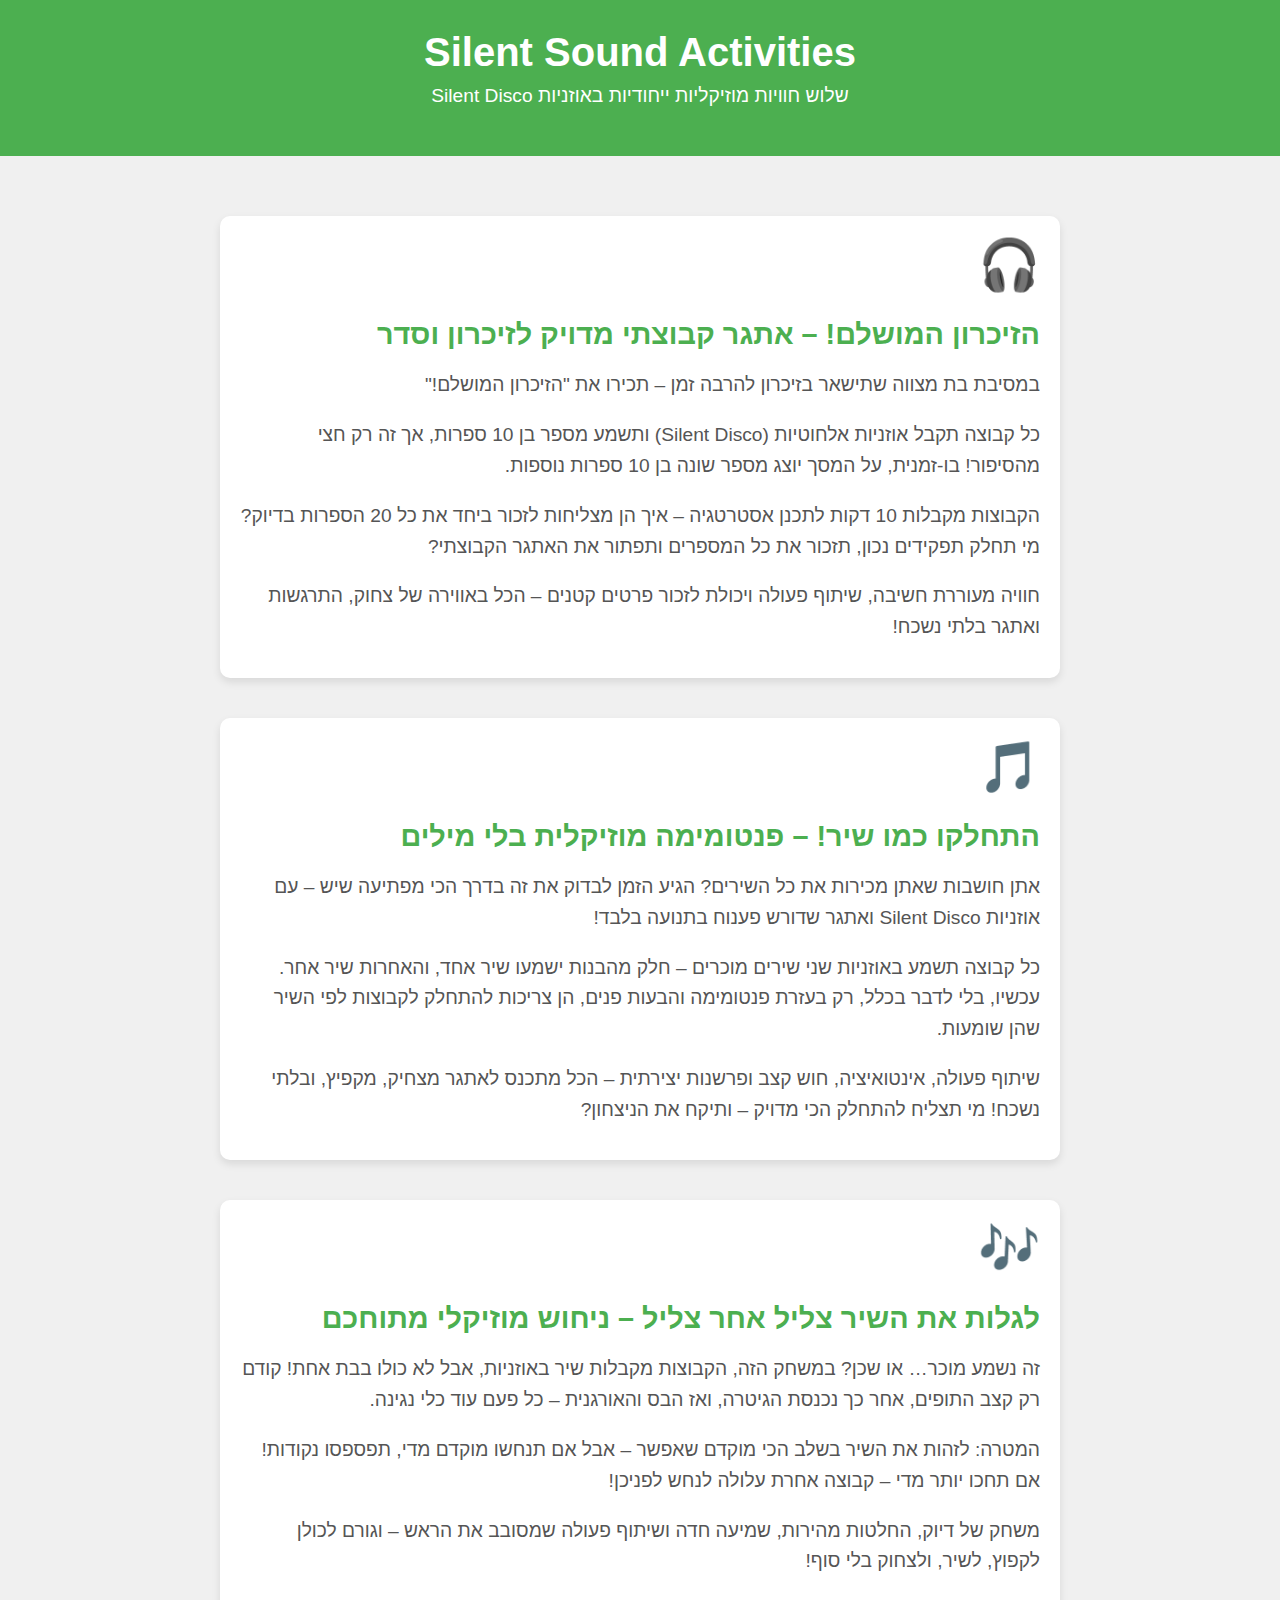
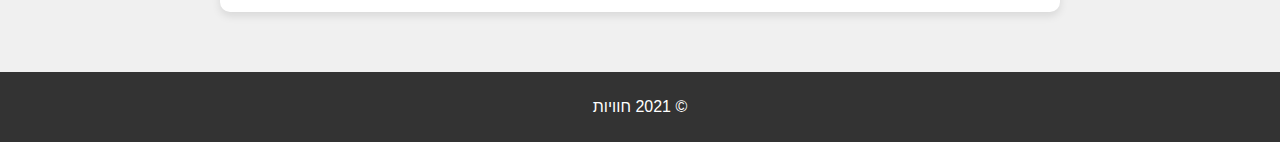
<file: Silent_Sound.html>
<!DOCTYPE html>
<html lang="he">
<head>
    <meta charset="UTF-8">
    <meta name="viewport" content="width=device-width, initial-scale=1.0">
    <title>Silent Sound Activities</title>
    <style>
        /* סגנונות בסיסיים */
        body {
            font-family: 'Arial', sans-serif;
            background-color: #f0f0f0;
            margin: 0;
            padding: 0;
            direction: rtl; /* כיוון כתיבה מימין לשמאל */
            color: #333;
        }

        header {
            background-color: #4CAF50;
            color: white;
            text-align: center;
            padding: 30px 20px;
        }

        header h1 {
            margin: 0;
            font-size: 2.5em;
            font-weight: bold;
        }

        header p {
            font-size: 1.2em;
            margin-top: 10px;
        }

        .section {
            display: flex;
            flex-direction: column;
            align-items: center;
            margin-top: 40px;
            padding: 0 20px;
        }

        .activity-card {
            background-color: white;
            box-shadow: 0 4px 8px rgba(0, 0, 0, 0.1);
            border-radius: 10px;
            margin: 20px 0;
            width: 80%;
            max-width: 800px;
            padding: 20px;
            transition: transform 0.3s ease;
        }

        .activity-card:hover {
            transform: scale(1.02);
        }

        .activity-card h2 {
            font-size: 1.8em;
            color: #4CAF50;
            margin-bottom: 15px;
        }

        .activity-card p {
            font-size: 1.2em;
            line-height: 1.6;
            color: #555;
            margin-bottom: 15px;
        }

        .activity-icon {
            font-size: 50px;
            color: #4CAF50;
            margin-bottom: 10px;
        }

        footer {
            background-color: #333;
            color: white;
            text-align: center;
            padding: 10px 0;
            margin-top: 40px;
        }

    </style>
</head>
<body>
    <header>
        <h1>Silent Sound Activities</h1>
        <p>שלוש חוויות מוזיקליות ייחודיות באוזניות Silent Disco</p>
    </header>

    <div class="section">

        <!-- הזיכרון המושלם -->
        <div class="activity-card">
            <div class="activity-icon">🎧</div>
            <h2>הזיכרון המושלם! – אתגר קבוצתי מדויק לזיכרון וסדר</h2>
            <p>במסיבת בת מצווה שתישאר בזיכרון להרבה זמן – תכירו את "הזיכרון המושלם!"</p>
            <p>כל קבוצה תקבל אוזניות אלחוטיות (Silent Disco) ותשמע מספר בן 10 ספרות, אך זה רק חצי מהסיפור! בו-זמנית, על המסך יוצג מספר שונה בן 10 ספרות נוספות.</p>
            <p>הקבוצות מקבלות 10 דקות לתכנן אסטרטגיה – איך הן מצליחות לזכור ביחד את כל 20 הספרות בדיוק? מי תחלק תפקידים נכון, תזכור את כל המספרים ותפתור את האתגר הקבוצתי?</p>
            <p>חוויה מעוררת חשיבה, שיתוף פעולה ויכולת לזכור פרטים קטנים – הכל באווירה של צחוק, התרגשות ואתגר בלתי נשכח!</p>
        </div>

        <!-- התחלקו כמו שיר -->
        <div class="activity-card">
            <div class="activity-icon">🎵</div>
            <h2>התחלקו כמו שיר! – פנטומימה מוזיקלית בלי מילים</h2>
            <p>אתן חושבות שאתן מכירות את כל השירים? הגיע הזמן לבדוק את זה בדרך הכי מפתיעה שיש – עם אוזניות Silent Disco ואתגר שדורש פענוח בתנועה בלבד!</p>
            <p>כל קבוצה תשמע באוזניות שני שירים מוכרים – חלק מהבנות ישמעו שיר אחד, והאחרות שיר אחר. עכשיו, בלי לדבר בכלל, רק בעזרת פנטומימה והבעות פנים, הן צריכות להתחלק לקבוצות לפי השיר שהן שומעות.</p>
            <p>שיתוף פעולה, אינטואיציה, חוש קצב ופרשנות יצירתית – הכל מתכנס לאתגר מצחיק, מקפיץ, ובלתי נשכח! מי תצליח להתחלק הכי מדויק – ותיקח את הניצחון?</p>
        </div>

        <!-- לגלות את השיר צליל אחר צליל -->
        <div class="activity-card">
            <div class="activity-icon">🎶</div>
            <h2>לגלות את השיר צליל אחר צליל – ניחוש מוזיקלי מתוחכם</h2>
            <p>זה נשמע מוכר… או שכן? במשחק הזה, הקבוצות מקבלות שיר באוזניות, אבל לא כולו בבת אחת! קודם רק קצב התופים, אחר כך נכנסת הגיטרה, ואז הבס והאורגנית – כל פעם עוד כלי נגינה.</p>
            <p>המטרה: לזהות את השיר בשלב הכי מוקדם שאפשר – אבל אם תנחשו מוקדם מדי, תפספסו נקודות! אם תחכו יותר מדי – קבוצה אחרת עלולה לנחש לפניכן!</p>
            <p>משחק של דיוק, החלטות מהירות, שמיעה חדה ושיתוף פעולה שמסובב את הראש – וגורם לכולן לקפוץ, לשיר, ולצחוק בלי סוף!</p>
        </div>

    </div>

    <footer>
        <p>© 2021 חוויות</p>
    </footer>
</body>
</html>
</file>
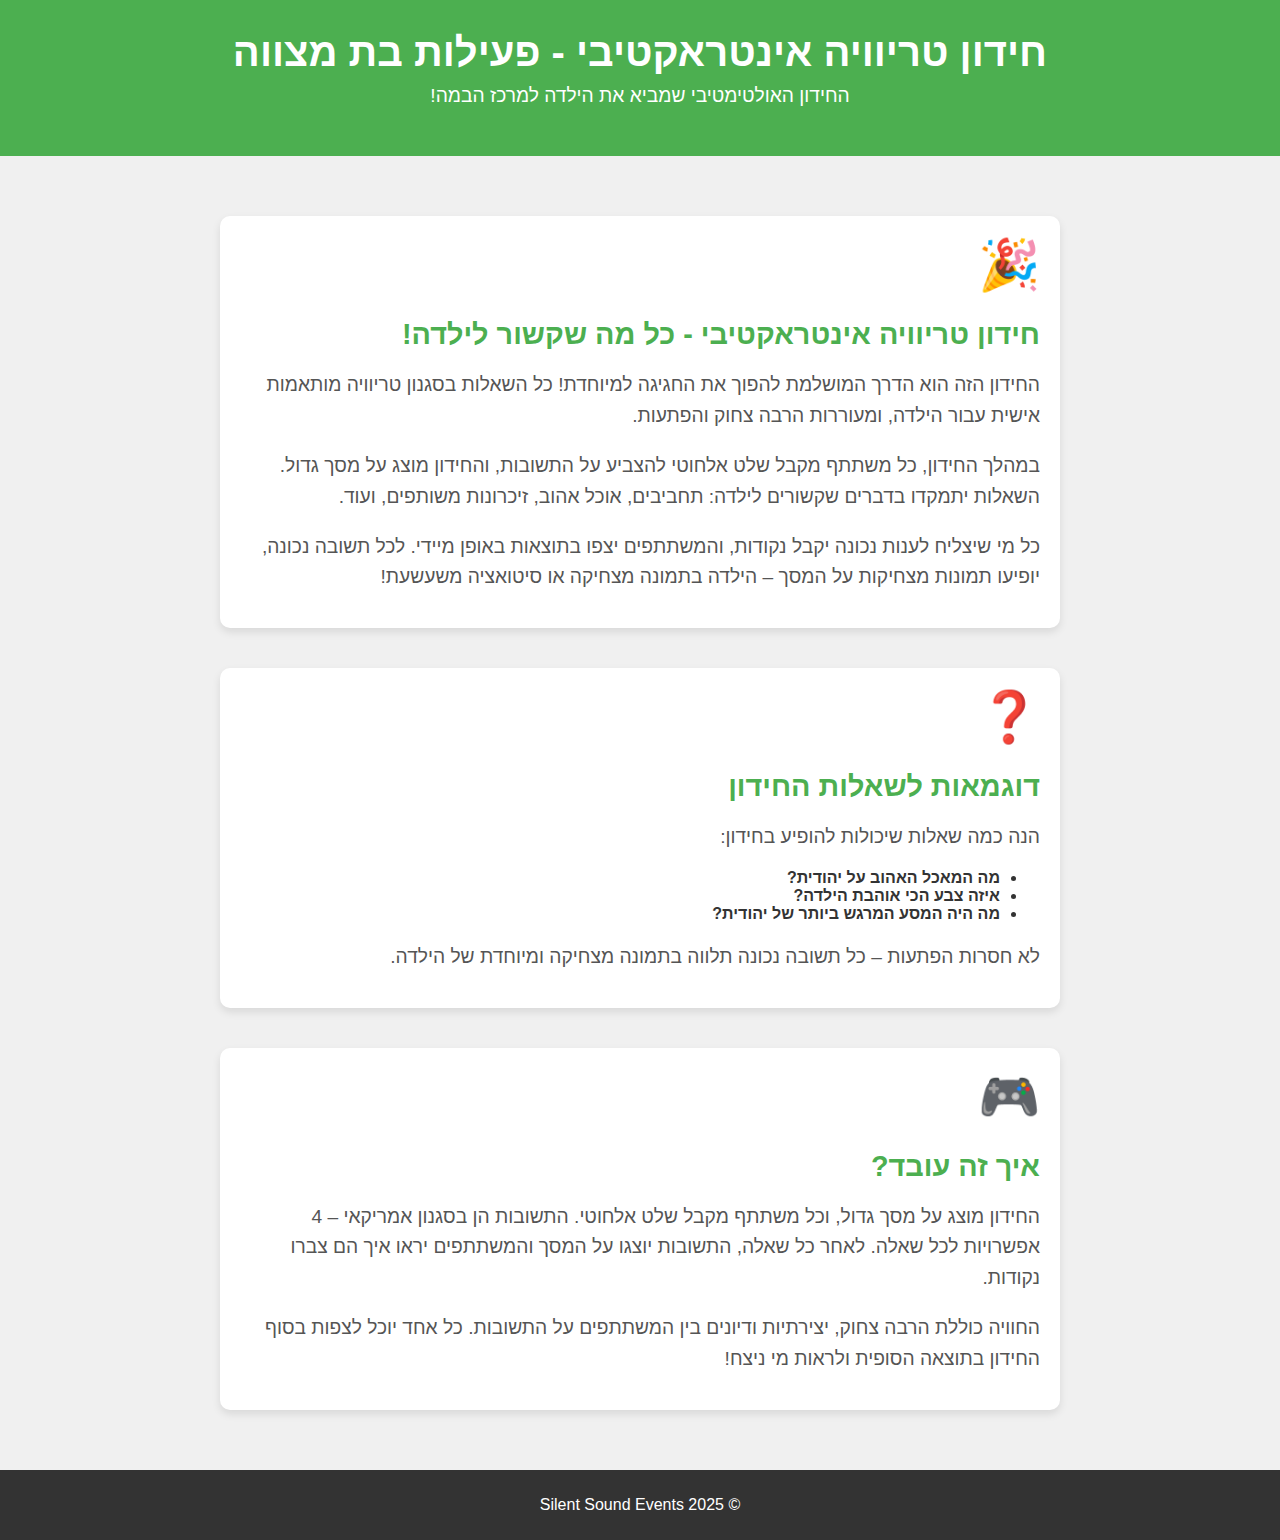
<file: trivia.html>
<!DOCTYPE html>
<html lang="he">
<head>
    <meta charset="UTF-8">
    <meta name="viewport" content="width=device-width, initial-scale=1.0">
    <title>חידון טריוויה אינטראקטיבי - פעילות בת מצווה</title>
    <style>
        /* סגנונות בסיסיים */
        body {
            font-family: 'Arial', sans-serif;
            background-color: #f0f0f0;
            margin: 0;
            padding: 0;
            direction: rtl; /* כיוון כתיבה מימין לשמאל */
            color: #333;
        }

        header {
            background-color: #4CAF50;
            color: white;
            text-align: center;
            padding: 30px 20px;
        }

        header h1 {
            margin: 0;
            font-size: 2.5em;
            font-weight: bold;
        }

        header p {
            font-size: 1.2em;
            margin-top: 10px;
        }

        .section {
            display: flex;
            flex-direction: column;
            align-items: center;
            margin-top: 40px;
            padding: 0 20px;
        }

        .activity-card {
            background-color: white;
            box-shadow: 0 4px 8px rgba(0, 0, 0, 0.1);
            border-radius: 10px;
            margin: 20px 0;
            width: 80%;
            max-width: 800px;
            padding: 20px;
            transition: transform 0.3s ease;
        }

        .activity-card:hover {
            transform: scale(1.02);
        }

        .activity-card h2 {
            font-size: 1.8em;
            color: #4CAF50;
            margin-bottom: 15px;
        }

        .activity-card p {
            font-size: 1.2em;
            line-height: 1.6;
            color: #555;
            margin-bottom: 15px;
        }

        .activity-icon {
            font-size: 50px;
            color: #4CAF50;
            margin-bottom: 10px;
        }

        footer {
            background-color: #333;
            color: white;
            text-align: center;
            padding: 10px 0;
            margin-top: 40px;
        }

    </style>
</head>
<body>
    <header>
        <h1>חידון טריוויה אינטראקטיבי - פעילות בת מצווה</h1>
        <p>החידון האולטימטיבי שמביא את הילדה למרכז הבמה!</p>
    </header>

    <div class="section">

        <!-- פעילות חידון טריוויה -->
        <div class="activity-card">
            <div class="activity-icon">🎉</div>
            <h2>חידון טריוויה אינטראקטיבי - כל מה שקשור לילדה!</h2>
            <p>החידון הזה הוא הדרך המושלמת להפוך את החגיגה למיוחדת! כל השאלות בסגנון טריוויה מותאמות אישית עבור הילדה, ומעוררות הרבה צחוק והפתעות.</p>
            <p>במהלך החידון, כל משתתף מקבל שלט אלחוטי להצביע על התשובות, והחידון מוצג על מסך גדול. השאלות יתמקדו בדברים שקשורים לילדה: תחביבים, אוכל אהוב, זיכרונות משותפים, ועוד.</p>
            <p>כל מי שיצליח לענות נכונה יקבל נקודות, והמשתתפים יצפו בתוצאות באופן מיידי. לכל תשובה נכונה, יופיעו תמונות מצחיקות על המסך – הילדה בתמונה מצחיקה או סיטואציה משעשעת!</p>
        </div>

        <!-- שאלות החידון -->
        <div class="activity-card">
            <div class="activity-icon">❓</div>
            <h2>דוגמאות לשאלות החידון</h2>
            <p>הנה כמה שאלות שיכולות להופיע בחידון:</p>
            <ul>
                <li><strong>מה המאכל האהוב על יהודית?</strong></li>
                <li><strong>איזה צבע הכי אוהבת הילדה?</strong></li>
                <li><strong>מה היה המסע המרגש ביותר של יהודית?</strong></li>
            </ul>
            <p>לא חסרות הפתעות – כל תשובה נכונה תלווה בתמונה מצחיקה ומיוחדת של הילדה.</p>
        </div>

        <!-- כיצד זה עובד -->
        <div class="activity-card">
            <div class="activity-icon">🎮</div>
            <h2>איך זה עובד?</h2>
            <p>החידון מוצג על מסך גדול, וכל משתתף מקבל שלט אלחוטי. התשובות הן בסגנון אמריקאי – 4 אפשרויות לכל שאלה. לאחר כל שאלה, התשובות יוצגו על המסך והמשתתפים יראו איך הם צברו נקודות.</p>
            <p>החוויה כוללת הרבה צחוק, יצירתיות ודיונים בין המשתתפים על התשובות. כל אחד יוכל לצפות בסוף החידון בתוצאה הסופית ולראות מי ניצח!</p>
        </div>

    </div>

    <footer>
        <p>© 2025 Silent Sound Events</p>
    </footer>
</body>
</html>
</file>
